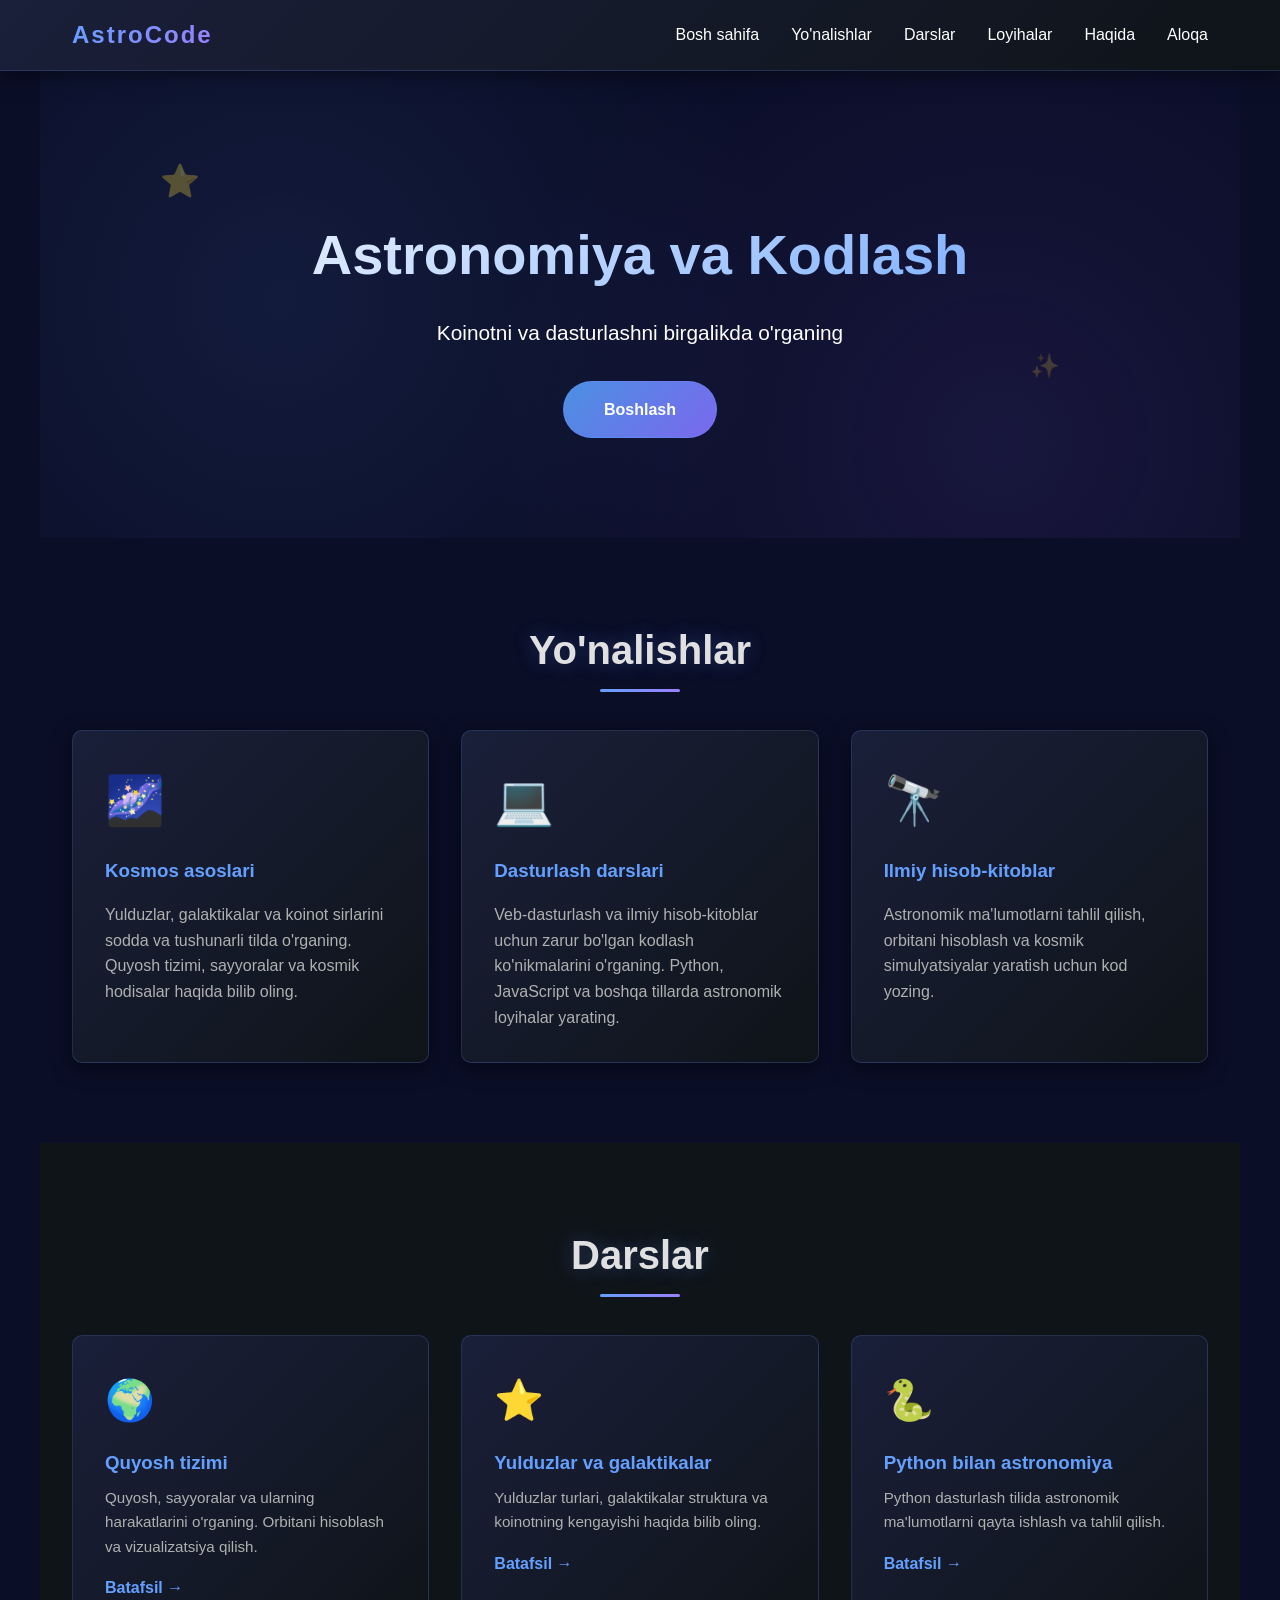
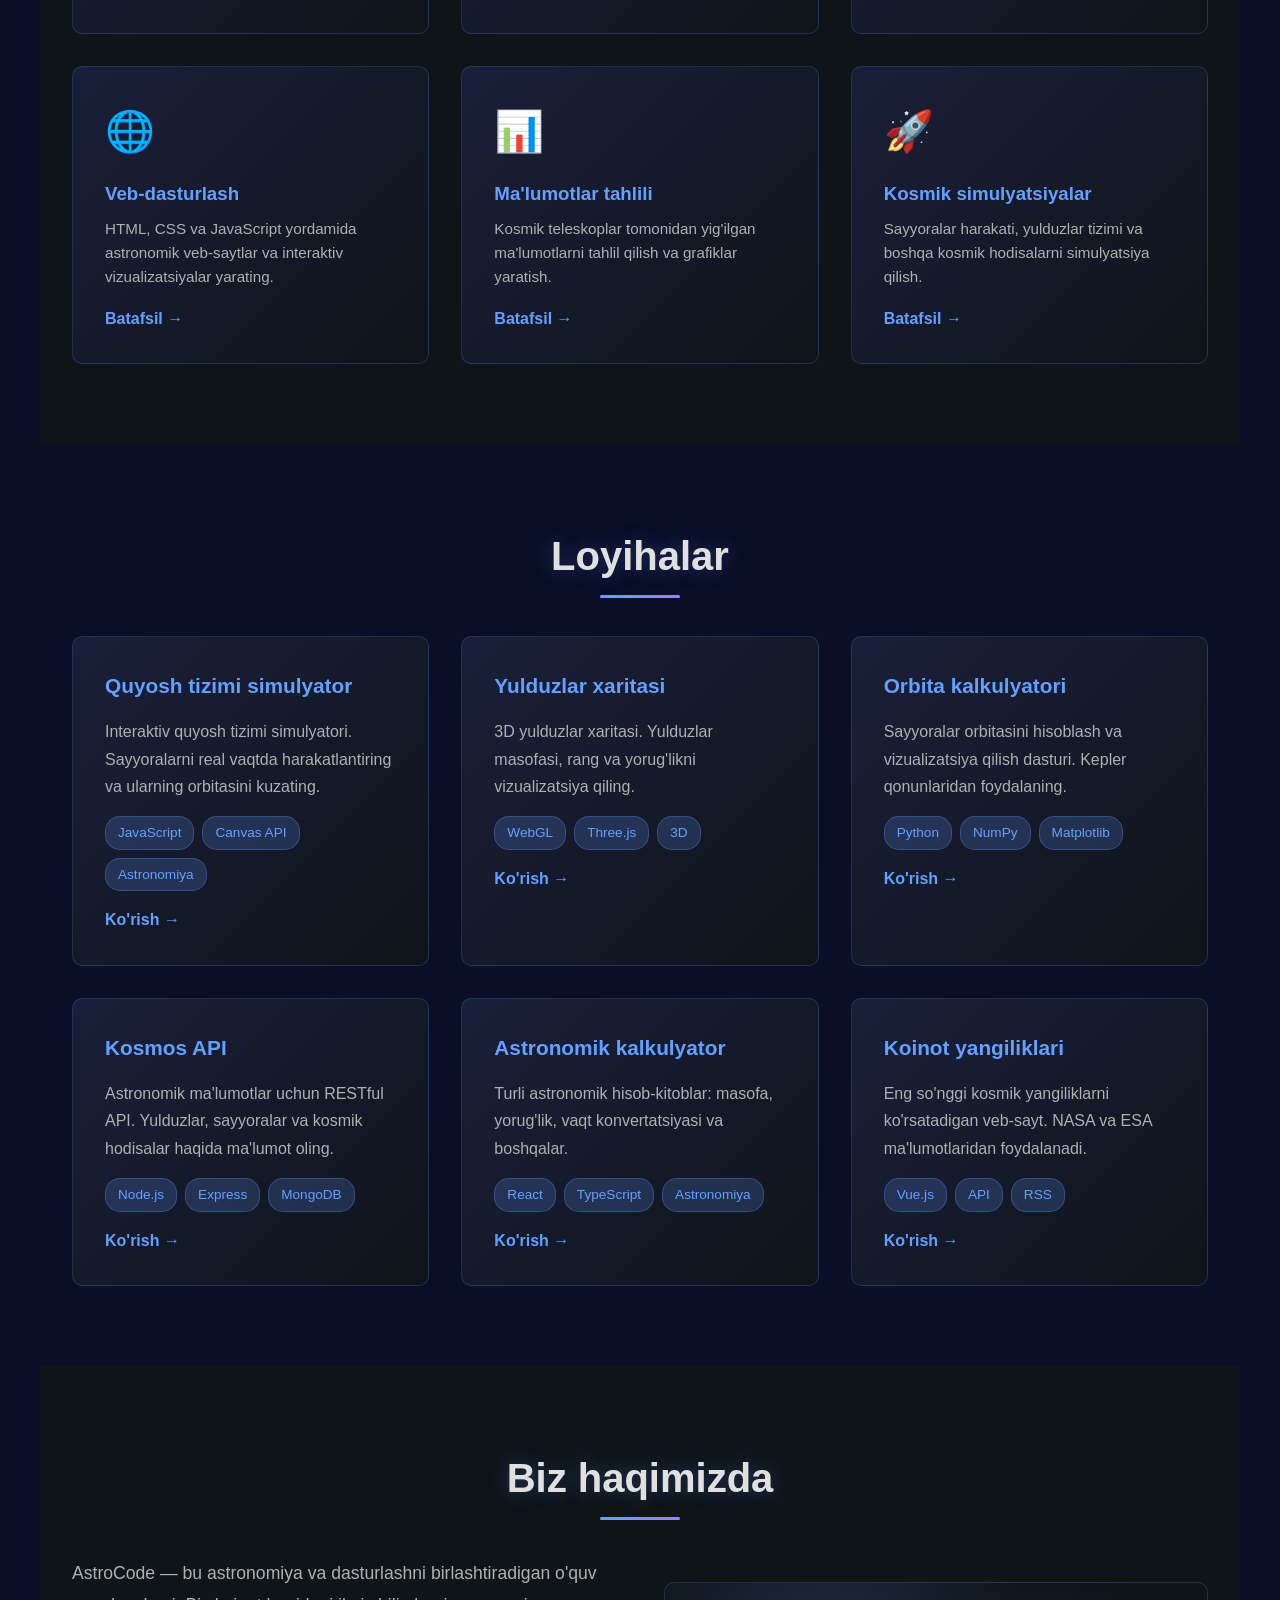
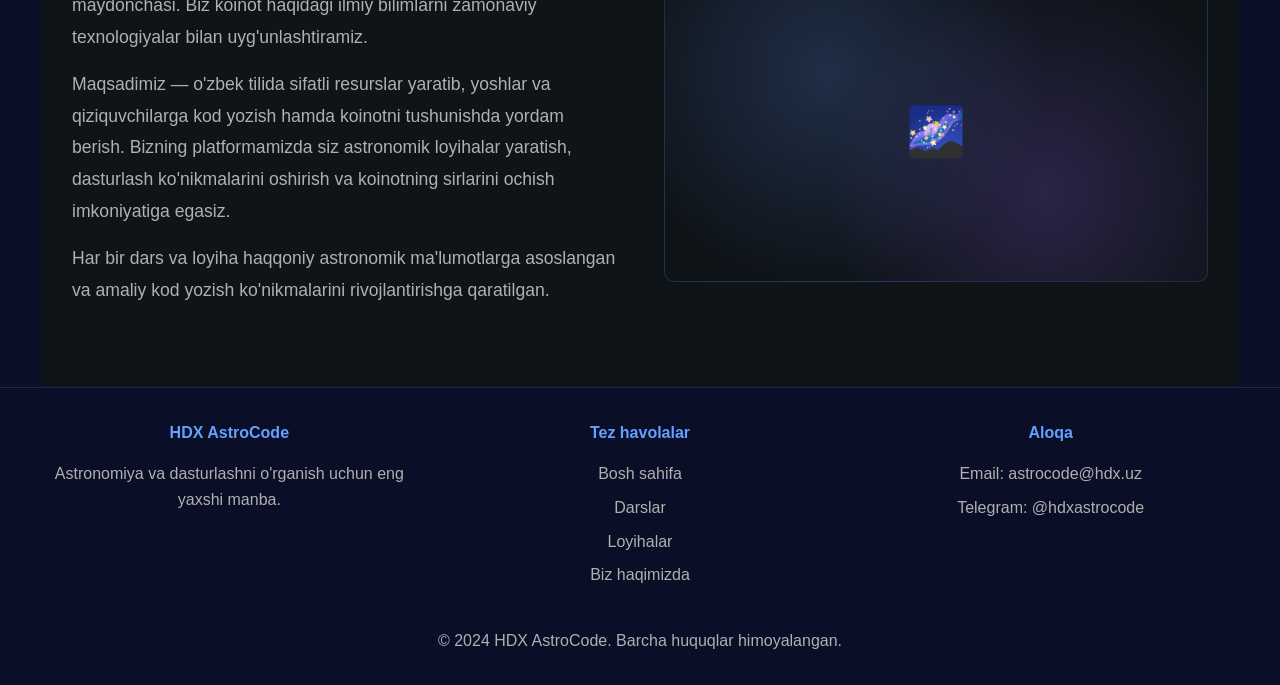
<file: index.html>
<!DOCTYPE html>
<html lang="uz">
<head>
    <meta charset="UTF-8">
    <meta name="viewport" content="width=device-width, initial-scale=1.0">
    <title>AstroCode</title>
    <link rel="stylesheet" href="style.css">
</head>
<body>
    <header>
        <nav>
            <div class="logo">AstroCode</div>
            <button class="menu-toggle" aria-label="Menu">
                <span></span>
                <span></span>
                <span></span>
            </button>
            <ul class="nav-menu">
                <li><a href="#home">Bosh sahifa</a></li>
                <li><a href="#features">Yo'nalishlar</a></li>
                <li><a href="#courses">Darslar</a></li>
                <li><a href="#projects">Loyihalar</a></li>
                <li><a href="#about">Haqida</a></li>
                <li><a href="#contact">Aloqa</a></li>
            </ul>
        </nav>
    </header>

    <section class="hero" id="home">
        <h1>Astronomiya va Kodlash</h1>
        <p>Koinotni va dasturlashni birgalikda o'rganing</p>
        <a href="#features" class="cta-button">Boshlash</a>
    </section>

    <section id="features">
        <h2 class="section-title">Yo'nalishlar</h2>
        <div class="features">
            <div class="feature-card">
                <div class="feature-icon">🌌</div>
                <h3>Kosmos asoslari</h3>
                <p>Yulduzlar, galaktikalar va koinot sirlarini sodda va tushunarli tilda o'rganing. Quyosh tizimi, sayyoralar va kosmik hodisalar haqida bilib oling.</p>
            </div>
            <div class="feature-card">
                <div class="feature-icon">💻</div>
                <h3>Dasturlash darslari</h3>
                <p>Veb-dasturlash va ilmiy hisob-kitoblar uchun zarur bo'lgan kodlash ko'nikmalarini o'rganing. Python, JavaScript va boshqa tillarda astronomik loyihalar yarating.</p>
            </div>
            <div class="feature-card">
                <div class="feature-icon">🔭</div>
                <h3>Ilmiy hisob-kitoblar</h3>
                <p>Astronomik ma'lumotlarni tahlil qilish, orbitani hisoblash va kosmik simulyatsiyalar yaratish uchun kod yozing.</p>
            </div>
        </div>
    </section>

    <section id="courses" class="courses">
        <h2 class="section-title">Darslar</h2>
        <div class="courses-grid">
            <div class="course-card">
                <div class="course-icon">🌍</div>
                <h3>Quyosh tizimi</h3>
                <p>Quyosh, sayyoralar va ularning harakatlarini o'rganing. Orbitani hisoblash va vizualizatsiya qilish.</p>
                <a href="#" class="course-link">Batafsil →</a>
            </div>
            <div class="course-card">
                <div class="course-icon">⭐</div>
                <h3>Yulduzlar va galaktikalar</h3>
                <p>Yulduzlar turlari, galaktikalar struktura va koinotning kengayishi haqida bilib oling.</p>
                <a href="#" class="course-link">Batafsil →</a>
            </div>
            <div class="course-card">
                <div class="course-icon">🐍</div>
                <h3>Python bilan astronomiya</h3>
                <p>Python dasturlash tilida astronomik ma'lumotlarni qayta ishlash va tahlil qilish.</p>
                <a href="#" class="course-link">Batafsil →</a>
            </div>
            <div class="course-card">
                <div class="course-icon">🌐</div>
                <h3>Veb-dasturlash</h3>
                <p>HTML, CSS va JavaScript yordamida astronomik veb-saytlar va interaktiv vizualizatsiyalar yarating.</p>
                <a href="#" class="course-link">Batafsil →</a>
            </div>
            <div class="course-card">
                <div class="course-icon">📊</div>
                <h3>Ma'lumotlar tahlili</h3>
                <p>Kosmik teleskoplar tomonidan yig'ilgan ma'lumotlarni tahlil qilish va grafiklar yaratish.</p>
                <a href="#" class="course-link">Batafsil →</a>
            </div>
            <div class="course-card">
                <div class="course-icon">🚀</div>
                <h3>Kosmik simulyatsiyalar</h3>
                <p>Sayyoralar harakati, yulduzlar tizimi va boshqa kosmik hodisalarni simulyatsiya qilish.</p>
                <a href="#" class="course-link">Batafsil →</a>
            </div>
        </div>
    </section>

    <section id="projects">
        <h2 class="section-title">Loyihalar</h2>
        <div class="projects-grid">
            <div class="project-card">
                <h3 class="project-title">Quyosh tizimi simulyator</h3>
                <p class="project-description">Interaktiv quyosh tizimi simulyatori. Sayyoralarni real vaqtda harakatlantiring va ularning orbitasini kuzating.</p>
                <div class="project-tech">
                    <span class="tech-tag">JavaScript</span>
                    <span class="tech-tag">Canvas API</span>
                    <span class="tech-tag">Astronomiya</span>
                </div>
                <a href="#" class="project-link">Ko'rish →</a>
            </div>
            <div class="project-card">
                <h3 class="project-title">Yulduzlar xaritasi</h3>
                <p class="project-description">3D yulduzlar xaritasi. Yulduzlar masofasi, rang va yorug'likni vizualizatsiya qiling.</p>
                <div class="project-tech">
                    <span class="tech-tag">WebGL</span>
                    <span class="tech-tag">Three.js</span>
                    <span class="tech-tag">3D</span>
                </div>
                <a href="#" class="project-link">Ko'rish →</a>
            </div>
            <div class="project-card">
                <h3 class="project-title">Orbita kalkulyatori</h3>
                <p class="project-description">Sayyoralar orbitasini hisoblash va vizualizatsiya qilish dasturi. Kepler qonunlaridan foydalaning.</p>
                <div class="project-tech">
                    <span class="tech-tag">Python</span>
                    <span class="tech-tag">NumPy</span>
                    <span class="tech-tag">Matplotlib</span>
                </div>
                <a href="#" class="project-link">Ko'rish →</a>
            </div>
            <div class="project-card">
                <h3 class="project-title">Kosmos API</h3>
                <p class="project-description">Astronomik ma'lumotlar uchun RESTful API. Yulduzlar, sayyoralar va kosmik hodisalar haqida ma'lumot oling.</p>
                <div class="project-tech">
                    <span class="tech-tag">Node.js</span>
                    <span class="tech-tag">Express</span>
                    <span class="tech-tag">MongoDB</span>
                </div>
                <a href="#" class="project-link">Ko'rish →</a>
            </div>
            <div class="project-card">
                <h3 class="project-title">Astronomik kalkulyator</h3>
                <p class="project-description">Turli astronomik hisob-kitoblar: masofa, yorug'lik, vaqt konvertatsiyasi va boshqalar.</p>
                <div class="project-tech">
                    <span class="tech-tag">React</span>
                    <span class="tech-tag">TypeScript</span>
                    <span class="tech-tag">Astronomiya</span>
                </div>
                <a href="#" class="project-link">Ko'rish →</a>
            </div>
            <div class="project-card">
                <h3 class="project-title">Koinot yangiliklari</h3>
                <p class="project-description">Eng so'nggi kosmik yangiliklarni ko'rsatadigan veb-sayt. NASA va ESA ma'lumotlaridan foydalanadi.</p>
                <div class="project-tech">
                    <span class="tech-tag">Vue.js</span>
                    <span class="tech-tag">API</span>
                    <span class="tech-tag">RSS</span>
                </div>
                <a href="#" class="project-link">Ko'rish →</a>
            </div>
        </div>
    </section>

    <section class="about" id="about">
        <h2 class="section-title">Biz haqimizda</h2>
        <div class="about-content">
            <div class="about-text">
                <p>AstroCode — bu astronomiya va dasturlashni birlashtiradigan o'quv maydonchasi. Biz koinot haqidagi ilmiy bilimlarni zamonaviy texnologiyalar bilan uyg'unlashtiramiz.</p>
                <p style="margin-top: 1rem;">Maqsadimiz — o'zbek tilida sifatli resurslar yaratib, yoshlar va qiziquvchilarga kod yozish hamda koinotni tushunishda yordam berish. Bizning platformamizda siz astronomik loyihalar yaratish, dasturlash ko'nikmalarini oshirish va koinotning sirlarini ochish imkoniyatiga egasiz.</p>
                <p style="margin-top: 1rem;">Har bir dars va loyiha haqqoniy astronomik ma'lumotlarga asoslangan va amaliy kod yozish ko'nikmalarini rivojlantirishga qaratilgan.</p>
            </div>
            <div class="about-image">
                🌌
            </div>
        </div>
    </section>

    <footer id="contact">
        <div class="footer-content">
            <div class="footer-section">
                <h4>HDX AstroCode</h4>
                <p>Astronomiya va dasturlashni o'rganish uchun eng yaxshi manba.</p>
            </div>
            <div class="footer-section">
                <h4>Tez havolalar</h4>
                <a href="#home">Bosh sahifa</a>
                <a href="#courses">Darslar</a>
                <a href="#projects">Loyihalar</a>
                <a href="#about">Biz haqimizda</a>
            </div>
            <div class="footer-section">
                <h4>Aloqa</h4>
                <p>Email: astrocode@hdx.uz</p>
                <p>Telegram: @hdxastrocode</p>
            </div>
        </div>
        <p>&copy; 2024 HDX AstroCode. Barcha huquqlar himoyalangan.</p>
    </footer>

    <script src="script.js"></script>
</body>
</html>
</file>
<file: style.css>
* {
    margin: 0;
    padding: 0;
    box-sizing: border-box;
}

body {
    font-family: -apple-system, BlinkMacSystemFont, 'Segoe UI', Roboto, Oxygen, Ubuntu, Cantarell, sans-serif;
    line-height: 1.6;
    color: #e0e0e0;
    background: #0a0e27;
    overflow-x: hidden;
}

/* Header & Navigation */
header {
    background: linear-gradient(135deg, #1a1f3a 0%, #0f1419 100%);
    color: white;
    padding: 1rem 0;
    position: fixed;
    width: 100%;
    top: 0;
    z-index: 1000;
    box-shadow: 0 2px 20px rgba(0,0,0,0.5);
    border-bottom: 1px solid rgba(100, 150, 255, 0.2);
    transition: background 0.3s;
}

nav {
    max-width: 1200px;
    margin: 0 auto;
    padding: 0 2rem;
    display: flex;
    justify-content: space-between;
    align-items: center;
}

.logo {
    font-size: 1.5rem;
    font-weight: bold;
    letter-spacing: 2px;
    background: linear-gradient(135deg, #64a0ff 0%, #9b7fff 100%);
    -webkit-background-clip: text;
    -webkit-text-fill-color: transparent;
    background-clip: text;
}

.menu-toggle {
    display: none;
    flex-direction: column;
    background: transparent;
    border: none;
    cursor: pointer;
    padding: 5px;
    gap: 5px;
    z-index: 1001;
}

.menu-toggle span {
    width: 25px;
    height: 3px;
    background: white;
    border-radius: 3px;
    transition: all 0.3s ease;
}

.menu-toggle.active span:nth-child(1) {
    transform: rotate(45deg) translate(8px, 8px);
}

.menu-toggle.active span:nth-child(2) {
    opacity: 0;
}

.menu-toggle.active span:nth-child(3) {
    transform: rotate(-45deg) translate(7px, -7px);
}

nav ul,
.nav-menu {
    list-style: none;
    display: flex;
    gap: 2rem;
}

nav a {
    color: white;
    text-decoration: none;
    transition: opacity 0.3s;
    position: relative;
}

nav a::after {
    content: '';
    position: absolute;
    bottom: -5px;
    left: 0;
    width: 0;
    height: 2px;
    background: linear-gradient(135deg, #64a0ff 0%, #9b7fff 100%);
    transition: width 0.3s;
}

nav a:hover::after {
    width: 100%;
}

nav a:hover {
    opacity: 0.9;
}

/* Hero Section */
.hero {
    background: linear-gradient(135deg, #0a0e27 0%, #1a1f3a 50%, #0f1419 100%);
    background-image: 
        radial-gradient(circle at 20% 50%, rgba(100, 150, 255, 0.1) 0%, transparent 50%),
        radial-gradient(circle at 80% 80%, rgba(150, 100, 255, 0.1) 0%, transparent 50%);
    color: white;
    padding: 150px 2rem 100px;
    text-align: center;
    margin-top: 60px;
    position: relative;
    overflow: hidden;
    transition: filter 0.3s ease;
}

.hero::before {
    content: '⭐';
    position: absolute;
    font-size: 2rem;
    opacity: 0.3;
    animation: twinkle 3s infinite;
    top: 20%;
    left: 10%;
}

.hero::after {
    content: '✨';
    position: absolute;
    font-size: 1.5rem;
    opacity: 0.2;
    animation: twinkle 4s infinite 1s;
    top: 60%;
    right: 15%;
}

@keyframes twinkle {
    0%, 100% { opacity: 0.2; transform: scale(1); }
    50% { opacity: 0.8; transform: scale(1.2); }
}

.hero h1 {
    font-size: 3.5rem;
    margin-bottom: 1rem;
    animation: fadeInUp 1s ease;
    background: linear-gradient(135deg, #ffffff 0%, #64a0ff 100%);
    -webkit-background-clip: text;
    -webkit-text-fill-color: transparent;
    background-clip: text;
}

.hero p {
    font-size: 1.3rem;
    margin-bottom: 2rem;
    opacity: 0.9;
    animation: fadeInUp 1s ease 0.2s both;
}

.cta-button {
    display: inline-block;
    padding: 15px 40px;
    background: linear-gradient(135deg, #4a90e2 0%, #7b68ee 100%);
    color: white;
    text-decoration: none;
    border-radius: 50px;
    font-weight: bold;
    transition: transform 0.3s, box-shadow 0.3s;
    animation: fadeInUp 1s ease 0.4s both;
    border: 1px solid rgba(100, 150, 255, 0.3);
}

.cta-button:hover {
    transform: translateY(-3px);
    box-shadow: 0 10px 30px rgba(100, 150, 255, 0.4);
    background: linear-gradient(135deg, #5aa0f2 0%, #8b78fe 100%);
}

/* Sections */
section {
    padding: 80px 2rem;
    max-width: 1200px;
    margin: 0 auto;
}

.section-title {
    text-align: center;
    font-size: 2.5rem;
    margin-bottom: 3rem;
    color: #e0e0e0;
    text-shadow: 0 0 20px rgba(100, 150, 255, 0.3);
    position: relative;
}

.section-title::after {
    content: '';
    position: absolute;
    bottom: -10px;
    left: 50%;
    transform: translateX(-50%);
    width: 80px;
    height: 3px;
    background: linear-gradient(135deg, #64a0ff 0%, #9b7fff 100%);
    border-radius: 2px;
}

/* Features Grid */
.features {
    display: grid;
    grid-template-columns: repeat(auto-fit, minmax(300px, 1fr));
    gap: 2rem;
    margin-top: 3rem;
}

.feature-card {
    background: linear-gradient(135deg, #1a1f3a 0%, #0f1419 100%);
    padding: 2rem;
    border-radius: 10px;
    box-shadow: 0 5px 20px rgba(0,0,0,0.5);
    transition: transform 0.3s, box-shadow 0.3s;
    border: 1px solid rgba(100, 150, 255, 0.2);
}

.feature-card:hover {
    transform: translateY(-5px);
    box-shadow: 0 10px 40px rgba(100, 150, 255, 0.3);
    border-color: rgba(100, 150, 255, 0.5);
}

.feature-icon {
    font-size: 3rem;
    margin-bottom: 1rem;
}

.feature-card h3 {
    color: #64a0ff;
    margin-bottom: 1rem;
}

.feature-card p {
    color: #b0b0b0;
}

/* Courses Section */
.courses {
    background: #0f1419;
}

.courses-grid {
    display: grid;
    grid-template-columns: repeat(auto-fit, minmax(280px, 1fr));
    gap: 2rem;
    margin-top: 3rem;
}

.course-card {
    background: linear-gradient(135deg, #1a1f3a 0%, #0f1419 100%);
    padding: 2rem;
    border-radius: 10px;
    border: 1px solid rgba(100, 150, 255, 0.2);
    transition: transform 0.3s, box-shadow 0.3s;
    position: relative;
    overflow: hidden;
}

.course-card::before {
    content: '';
    position: absolute;
    top: 0;
    left: 0;
    width: 100%;
    height: 4px;
    background: linear-gradient(135deg, #64a0ff 0%, #9b7fff 100%);
    transform: scaleX(0);
    transition: transform 0.3s;
}

.course-card:hover::before {
    transform: scaleX(1);
}

.course-card:hover {
    transform: translateY(-5px);
    box-shadow: 0 10px 40px rgba(100, 150, 255, 0.3);
    border-color: rgba(100, 150, 255, 0.5);
}

.course-icon {
    font-size: 2.5rem;
    margin-bottom: 1rem;
}

.course-card h3 {
    color: #64a0ff;
    margin-bottom: 0.5rem;
}

.course-card p {
    color: #b0b0b0;
    font-size: 0.95rem;
    margin-bottom: 1rem;
}

.course-link {
    color: #64a0ff;
    text-decoration: none;
    font-weight: bold;
    display: inline-flex;
    align-items: center;
    gap: 5px;
    transition: gap 0.3s;
}

.course-link:hover {
    gap: 10px;
}

/* Projects Section */
.projects-grid {
    display: grid;
    grid-template-columns: repeat(auto-fit, minmax(320px, 1fr));
    gap: 2rem;
    margin-top: 3rem;
}

.project-card {
    background: linear-gradient(135deg, #1a1f3a 0%, #0f1419 100%);
    padding: 2rem;
    border-radius: 10px;
    border: 1px solid rgba(100, 150, 255, 0.2);
    transition: transform 0.3s, box-shadow 0.3s;
}

.project-card:hover {
    transform: translateY(-5px);
    box-shadow: 0 10px 40px rgba(100, 150, 255, 0.3);
    border-color: rgba(100, 150, 255, 0.5);
}

.project-title {
    color: #64a0ff;
    margin-bottom: 1rem;
    font-size: 1.3rem;
}

.project-description {
    color: #b0b0b0;
    margin-bottom: 1rem;
    line-height: 1.7;
}

.project-tech {
    display: flex;
    flex-wrap: wrap;
    gap: 0.5rem;
    margin-bottom: 1rem;
}

.tech-tag {
    background: rgba(100, 150, 255, 0.2);
    color: #64a0ff;
    padding: 5px 12px;
    border-radius: 15px;
    font-size: 0.85rem;
    border: 1px solid rgba(100, 150, 255, 0.3);
}

.project-link {
    color: #64a0ff;
    text-decoration: none;
    font-weight: bold;
    display: inline-flex;
    align-items: center;
    gap: 5px;
    transition: gap 0.3s;
}

.project-link:hover {
    gap: 10px;
}

/* About Section */
.about {
    background: #0f1419;
}

.about-content {
    display: grid;
    grid-template-columns: 1fr 1fr;
    gap: 3rem;
    align-items: center;
}

.about-text {
    font-size: 1.1rem;
    line-height: 1.8;
    color: #b0b0b0;
}

.about-image {
    background: linear-gradient(135deg, #1a1f3a 0%, #0f1419 100%);
    background-image: 
        radial-gradient(circle at 30% 30%, rgba(100, 150, 255, 0.2) 0%, transparent 50%),
        radial-gradient(circle at 70% 70%, rgba(150, 100, 255, 0.2) 0%, transparent 50%);
    height: 300px;
    border-radius: 10px;
    display: flex;
    align-items: center;
    justify-content: center;
    color: #64a0ff;
    font-size: 3rem;
    border: 1px solid rgba(100, 150, 255, 0.2);
}

/* Footer */
footer {
    background: #0a0e27;
    color: #b0b0b0;
    text-align: center;
    padding: 2rem;
    border-top: 1px solid rgba(100, 150, 255, 0.2);
}

.footer-content {
    max-width: 1200px;
    margin: 0 auto;
    display: grid;
    grid-template-columns: repeat(auto-fit, minmax(200px, 1fr));
    gap: 2rem;
    margin-bottom: 2rem;
}

.footer-section h4 {
    color: #64a0ff;
    margin-bottom: 1rem;
}

.footer-section p,
.footer-section a {
    color: #b0b0b0;
    text-decoration: none;
    display: block;
    margin-bottom: 0.5rem;
    transition: color 0.3s;
}

.footer-section a:hover {
    color: #64a0ff;
}

/* Animations */
@keyframes fadeInUp {
    from {
        opacity: 0;
        transform: translateY(30px);
    }
    to {
        opacity: 1;
        transform: translateY(0);
    }
}

/* Responsive Design */
@media (max-width: 768px) {
    nav {
        padding: 0 1rem;
    }

    .logo {
        font-size: 1.2rem;
        letter-spacing: 1px;
    }

    .menu-toggle {
        display: flex;
    }

    nav ul,
    .nav-menu {
        position: fixed;
        top: 60px;
        left: -100%;
        width: 100%;
        height: calc(100vh - 60px);
        background: linear-gradient(135deg, #1a1f3a 0%, #0f1419 100%);
        flex-direction: column;
        align-items: center;
        justify-content: flex-start;
        padding-top: 2rem;
        gap: 2rem;
        transition: left 0.3s ease;
        z-index: 1000;
        box-shadow: 2px 0 20px rgba(0,0,0,0.5);
    }

    nav ul.active,
    .nav-menu.active {
        left: 0;
    }

    nav ul li,
    .nav-menu li {
        width: 100%;
        text-align: center;
    }

    nav ul a,
    .nav-menu a {
        display: block;
        padding: 1rem;
        font-size: 1.1rem;
        width: 100%;
    }

    nav a::after {
        display: none;
    }

    /* Hero Section Mobile */
    .hero {
        padding: 120px 1rem 80px;
        margin-top: 60px;
    }

    .hero h1 {
        font-size: 2rem;
        line-height: 1.2;
        margin-bottom: 1rem;
    }

    .hero p {
        font-size: 1rem;
        margin-bottom: 1.5rem;
        padding: 0 1rem;
    }

    .cta-button {
        padding: 12px 30px;
        font-size: 0.95rem;
    }

    /* Sections Mobile */
    section {
        padding: 60px 1rem;
    }

    .section-title {
        font-size: 1.8rem;
        margin-bottom: 2rem;
        padding: 0 1rem;
    }

    .section-title::after {
        width: 60px;
    }

    /* Features Grid Mobile */
    .features {
        grid-template-columns: 1fr;
        gap: 1.5rem;
        margin-top: 2rem;
    }

    .feature-card {
        padding: 1.5rem;
    }

    .feature-icon {
        font-size: 2.5rem;
    }

    .feature-card h3 {
        font-size: 1.2rem;
    }

    .feature-card p {
        font-size: 0.95rem;
    }

    /* Courses Grid Mobile */
    .courses-grid {
        grid-template-columns: 1fr;
        gap: 1.5rem;
        margin-top: 2rem;
    }

    .course-card {
        padding: 1.5rem;
    }

    .course-icon {
        font-size: 2rem;
    }

    .course-card h3 {
        font-size: 1.2rem;
    }

    .course-card p {
        font-size: 0.95rem;
    }

    /* Projects Grid Mobile */
    .projects-grid {
        grid-template-columns: 1fr;
        gap: 1.5rem;
        margin-top: 2rem;
    }

    .project-card {
        padding: 1.5rem;
    }

    .project-title {
        font-size: 1.2rem;
    }

    .project-description {
        font-size: 0.95rem;
    }

    .project-tech {
        gap: 0.4rem;
    }

    .tech-tag {
        font-size: 0.8rem;
        padding: 4px 10px;
    }

    /* About Section Mobile */
    .about-content {
        grid-template-columns: 1fr;
        gap: 2rem;
    }

    .about-text {
        font-size: 1rem;
        padding: 0 0.5rem;
    }

    .about-image {
        height: 250px;
        font-size: 2.5rem;
    }

    /* Footer Mobile */
    .footer-content {
        grid-template-columns: 1fr;
        gap: 2rem;
        padding: 0 1rem;
    }

    .footer-section {
        text-align: center;
    }

    footer {
        padding: 2rem 1rem;
    }

    footer p {
        font-size: 0.9rem;
    }
}

/* Extra Small Devices */
@media (max-width: 480px) {
    .logo {
        font-size: 1rem;
    }

    .hero h1 {
        font-size: 1.7rem;
    }

    .hero p {
        font-size: 0.95rem;
    }

    .section-title {
        font-size: 1.5rem;
    }

    .feature-card,
    .course-card,
    .project-card {
        padding: 1.2rem;
    }

    .cta-button {
        padding: 10px 25px;
        font-size: 0.9rem;
    }
}
</file>
